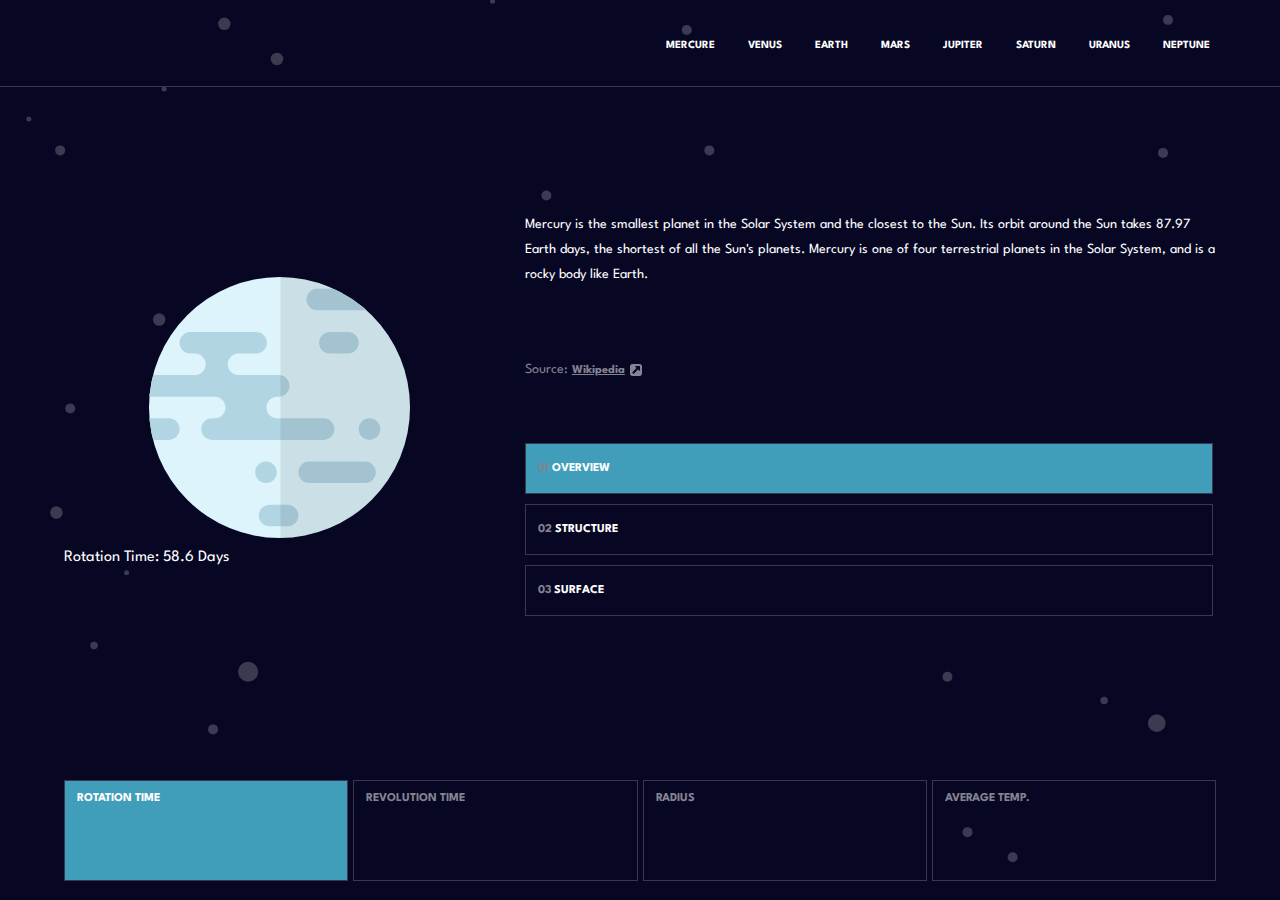
<file: index.html>
<!DOCTYPE html>
<html lang="en">
<head>
  <meta charset="UTF-8">
  <meta name="viewport" content="width=device-width, initial-scale=1.0">
  <link rel="stylesheet" href="styles/main.css">
  <link rel="icon" type="image/png" sizes="32x32" href="./assets/favicon-32x32.png">
  <link rel="preconnect" href="https://fonts.googleapis.com">
  <link rel="preconnect" href="https://fonts.gstatic.com" crossorigin>
  <link rel="preconnect" href="https://fonts.googleapis.com">
  <link rel="preconnect" href="https://fonts.gstatic.com" crossorigin>
  <link rel="preconnect" href="https://fonts.googleapis.com">
  <link rel="preconnect" href="https://fonts.gstatic.com" crossorigin>
  <link rel="preconnect" href="https://fonts.googleapis.com">
  <link rel="preconnect" href="https://fonts.gstatic.com" crossorigin>
  <link href="https://fonts.googleapis.com/css2?family=Antonio:wght@500&family=Spartan:wght@400;700&display=swap" rel="stylesheet">   
  <title>Frontend Mentor | Planets fact site</title>
</head>
  <body>
    <header>
      <div id="hamburger">
        <span class="bar"></span>
        <span class="bar"></span>
        <span class="bar"></span>
      </div>
      <div class="container">
        <nav class="nav__planets flex flex-jc-sb flex-ai-fe">
          <a class='mercure' href="index.html">MERCURE</a>
          <a class='venus' href="venus.html">VENUS</a>
          <a class='earth' href="earth.html">EARTH</a>
          <a class='mars' href="mars.html">MARS</a>
          <a class='jupiter' href="jupiter.html">JUPITER</a>
          <a class='saturn' href="saturn.html">SATURN</a>
          <a class='uranus' href="uranus.html">URANUS</a>
          <a class='neptune' href="neptune.html">NEPTUNE</a>
        </nav>
      </div>
      <div class="nav__mobile">
        <ul>
          <li><a href="index.html"><div class="planet--circle mercure"></div>MERCURE</a></li>
          <li><a href="venus.html"><div class="planet--circle venus"></div>VENUS</a></li>
          <li><a href="earth.html"><div class="planet--circle earth"></div>EARTH</a></li>
          <li><a href="mars.html"><div class="planet--circle mars"></div>MARS</a></li>
          <li><a href="jupiter.html"><div class="planet--circle jupiter"></div>JUPITER</a></li>
          <li><a href="saturn.html"><div class="planet--circle saturn"></div>SATURN</a></li>
          <li><a href="uranus.html"><div class="planet--circle uranus"></div>URANUS</a></li>
          <li><a href="neptune.html"><div class="planet--circle neptune"></div>NEPTUNE</a></li>
        </ul>
      </div>
    </header>
    <div class="nav__info m-row mercure">
        <a class="overview active--mercure--mobile">OVERVIEW</a>
        <a class="structure">STRUCTURE</a>
        <a class="surface">SURFACE</a>
    </div>
    <div class="hero__container">
      <section class="hero">
        <div class="desktop__holder">
            <div class="hero__planet">
              <div class="hero__image--container">
                <img src="assets/planet-mercury.svg" alt='mercure' class='overview hero__image'>
                <img src="assets/planet-mercury-internal.svg" alt='internal-mercure' class='structure hero__image invisible'>
                <img src="assets/planet-mercury.svg" class="surface hero__image invisible">
                <img src="assets/geology-mercury.png" alt='mercure-geology' class="hero__planet--geo invisible">
              </div>
                <p class="hero__planet--details rotation-time">
                  Rotation Time: 58.6 Days
                </p>
                <p class="hero__planet--details revolution-time invisible">
                  Revolution Time 87.97 days
                </p>
                <p class="hero__planet--details radius invisible">
                  Radius 2,439.7 KM
                </p>
                <p class="hero__planet--details average-temp invisible">
                  Average temp. 430°C
                </p>
            </div>
            <div class="hero__text m-row">
              <div class="hero__text--column">
                  <p class="overview">
                    Mercury is the smallest planet in the Solar System and the closest
                    to the Sun. Its orbit around the Sun takes 87.97 Earth days, the
                    shortest of all the Sun's planets. Mercury is one of four terrestrial
                    planets in the Solar System, and is a rocky body like Earth.
                  </p>
                  <p class="structure invisible">
                    Mercury appears to have a solid silicate crust and mantle overlying a
                    solid, iron sulfide outer core layer, a deeper liquid core layer, and
                    a solid inner core. The planet's density is the second highest in the
                    Solar System at 5.427 g/cm3 , only slightly less than Earth's density.
                  </p>
                  <p class="surface invisible">
                    Mercury's surface is similar in appearance to that of the Moon, showing 
                    extensive mare-like plains and heavy cratering, indicating that it has 
                    been geologically inactive for billions of years. It is more heterogeneous 
                    than either Mars's or the Moon’s.
                  </p>
                  <span class="hero__wiki">
                    Source: <a class="hero__wiki__link" href="https://en.wikipedia.org/wiki/Venus">Wikipedia</a>
                  </span>
                </div>
              <div class="hero__buttons details mercure">
                <a href="#" class="overview active--mercure"><span>01 </span>OVERVIEW</a>
                <a href="#" class="structure"><span>02 </span>STRUCTURE</a>
                <a href="#" class="surface"><span>03 </span>SURFACE</a>
              </div>
            </div>
          </div>
            <div class='hero__buttons hero__buttons--bottom mercure'>
              <a class='rotation-time active--mercure' href="#">ROTATION TIME</a>
              <a class='revolution-time' href="#">REVOLUTION TIME</a>
              <a class="radius" href="#">RADIUS</a>
              <a class='average-temp' href="#">AVERAGE TEMP.</a>
            </div>
      </section>
    </div>
  <script src="js/script.js"></script>
  </body>
</html>
</file>
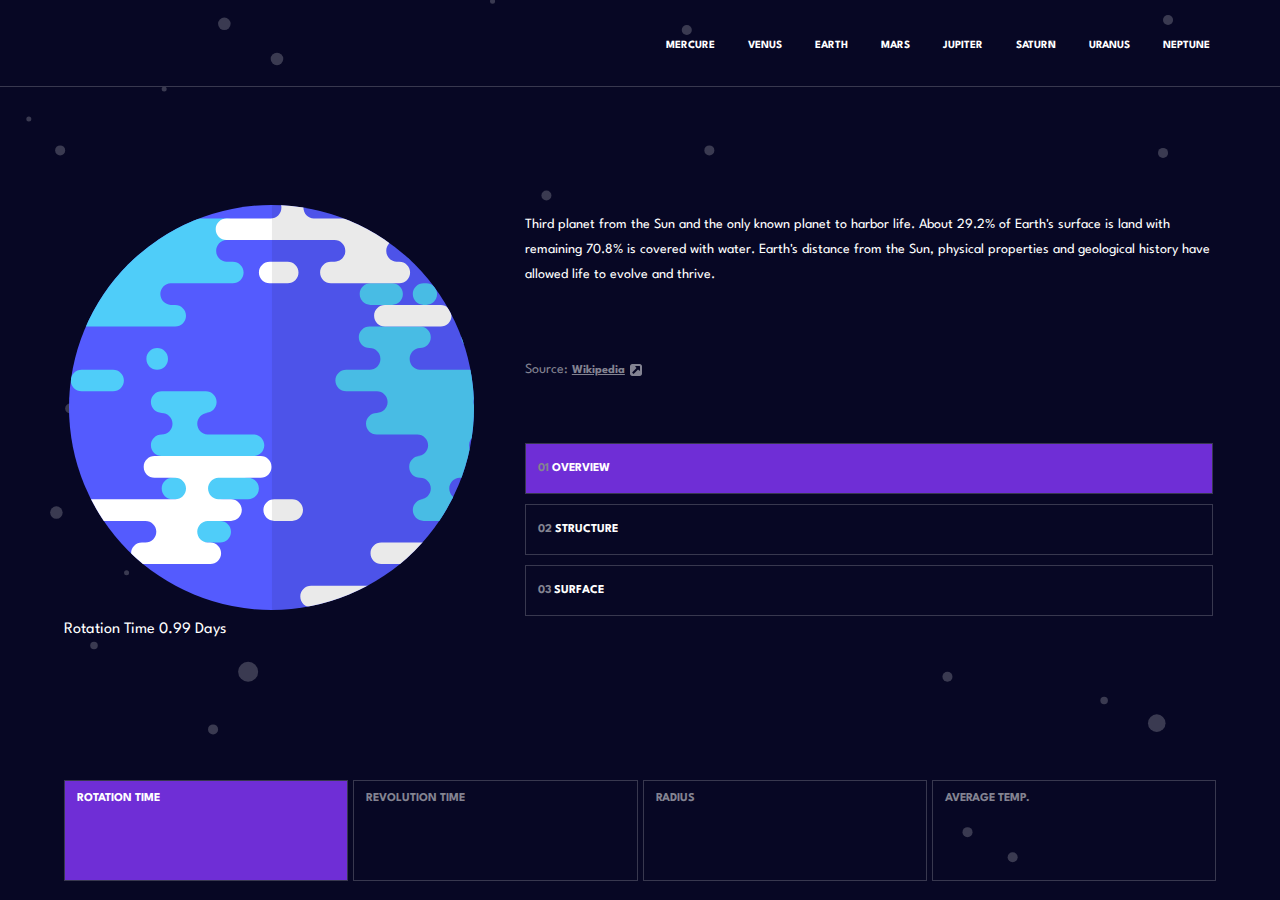
<file: earth.html>
<!DOCTYPE html>
<html lang="en">
<head>
  <meta charset="UTF-8">
  <meta name="viewport" content="width=device-width, initial-scale=1.0">
  <link rel="stylesheet" href="styles/main.css">
  <link rel="icon" type="image/png" sizes="32x32" href="./assets/favicon-32x32.png">
  <link rel="preconnect" href="https://fonts.googleapis.com">
  <link rel="preconnect" href="https://fonts.gstatic.com" crossorigin>
  <link rel="preconnect" href="https://fonts.googleapis.com">
  <link rel="preconnect" href="https://fonts.gstatic.com" crossorigin>
  <link rel="preconnect" href="https://fonts.googleapis.com">
  <link rel="preconnect" href="https://fonts.gstatic.com" crossorigin>
  <link rel="preconnect" href="https://fonts.googleapis.com">
  <link rel="preconnect" href="https://fonts.gstatic.com" crossorigin>
  <link href="https://fonts.googleapis.com/css2?family=Antonio:wght@500&family=Spartan:wght@400;700&display=swap" rel="stylesheet">   
  <title>Frontend Mentor | Planets fact site</title>
</head>
  <body>
    <header>
      <div id="hamburger">
        <span class="bar"></span>
        <span class="bar"></span>
        <span class="bar"></span>
      </div>
      <div class="container">
        <nav class="nav__planets flex flex-jc-sb flex-ai-fe">
        <a class='mercure' href="index.html">MERCURE</a>
          <a class='venus' href="venus.html">VENUS</a>
          <a class='earth' href="earth.html">EARTH</a>
          <a class='mars' href="mars.html">MARS</a>
          <a class='jupiter' href="jupiter.html">JUPITER</a>
          <a class='saturn' href="saturn.html">SATURN</a>
          <a class='uranus' href="uranus.html">URANUS</a>
          <a class='neptune' href="neptune.html">NEPTUNE</a>
        </nav>
      </div>
      <div class="nav__mobile">
        <ul>
         <li><a href="index.html"><div class="planet--circle mercure"></div>MERCURE</a></li>
          <li><a href="venus.html"><div class="planet--circle venus"></div>VENUS</a></li>
          <li><a href="earth.html"><div class="planet--circle earth"></div>EARTH</a></li>
          <li><a href="mars.html"><div class="planet--circle mars"></div>MARS</a></li>
          <li><a href="jupiter.html"><div class="planet--circle jupiter"></div>JUPITER</a></li>
          <li><a href="saturn.html"><div class="planet--circle saturn"></div>SATURN</a></li>
          <li><a href="uranus.html"><div class="planet--circle uranus"></div>URANUS</a></li>
          <li><a href="neptune.html"><div class="planet--circle neptune"></div>NEPTUNE</a></li>
        </ul>
      </div>
    </header>
    <div class="nav__info m-row">
        <a class="overview active--earth--mobile">OVERVIEW</a>
        <a class="structure">STRUCTURE</a>
        <a class="surface">SURFACE</a>
    </div>
    <div class="hero__container">
      <section class="hero">
        <div class="desktop__holder">
            <div class="hero__planet">
              <div class="hero__image--container">
                <img src="assets/planet-earth.svg" alt='earth' class='overview hero__image'>
                <img src="assets/planet-earth-internal.svg" alt='internal-earth' class='structure hero__image invisible'>
                <img src="assets/planet-earth.svg" class="surface hero__image invisible">
                <img src="assets/geology-earth.png" alt='earth-geology' class="hero__planet--geo invisible">
              </div>
                <p class="hero__planet--details rotation-time">
                  Rotation Time 0.99 Days
                </p>
                <p class="hero__planet--details revolution-time invisible">
                  Revolution Time 365.26 Days
                </p>
                <p class="hero__planet--details radius invisible">
                  Radius 6,371 KM
                </p>
                <p class="hero__planet--details average-temp invisible">
                  Average Temp. 16°c
                </p>
            </div>
            <div class="hero__text m-row">
              <div class="hero__text--column">
                  <p class="overview">
                    Third planet from the Sun and the only known planet to harbor life. 
                    About 29.2% of Earth's surface is land with remaining 70.8% is 
                    covered with water. Earth's distance from the Sun, physical properties 
                    and geological history have allowed life to evolve and thrive.
                  </p>
                  <p class="structure invisible">
                    Earth's interior, like that of the other terrestrial planets, is divided 
                    into layers by their chemical or physical (rheological) properties. The 
                    outer layer is a chemically distinct silicate solid crust, which is 
                    underlain by a highly viscous solid mantle.
                  </p>
                  <p class="surface invisible">
                    The total surface area of Earth is about 510 million km2. The continental 
                    crust consists of lower density material such as the igneous rocks granite 
                    and andesite. Less common is basalt, a denser volcanic rock that is the 
                    primary constituent of the ocean floors.
                  </p>
                  <span class="hero__wiki">
                    Source: <a class="hero__wiki__link" href="https://en.wikipedia.org/wiki/Earth">Wikipedia</a>
                  </span>
                </div>
              <div class="hero__buttons details earth">
                <a href="#" class="overview active--earth"><span>01 </span>OVERVIEW</a>
                <a href="#" class="structure"><span>02 </span>STRUCTURE</a>
                <a href="#" class="surface"><span>03 </span>SURFACE</a>
              </div>
            </div>
          </div>
            <div class='hero__buttons hero__buttons--bottom earth'>
              <a class='rotation-time active--earth' href="#">ROTATION TIME</a>
              <a class='revolution-time' href="#">REVOLUTION TIME</a>
              <a class="radius" href="#">RADIUS</a>
              <a class='average-temp' href="#">AVERAGE TEMP.</a>
            </div>
      </section>
    </div>
  <script src="js/script.js"></script>
  </body>
</html>
</file>
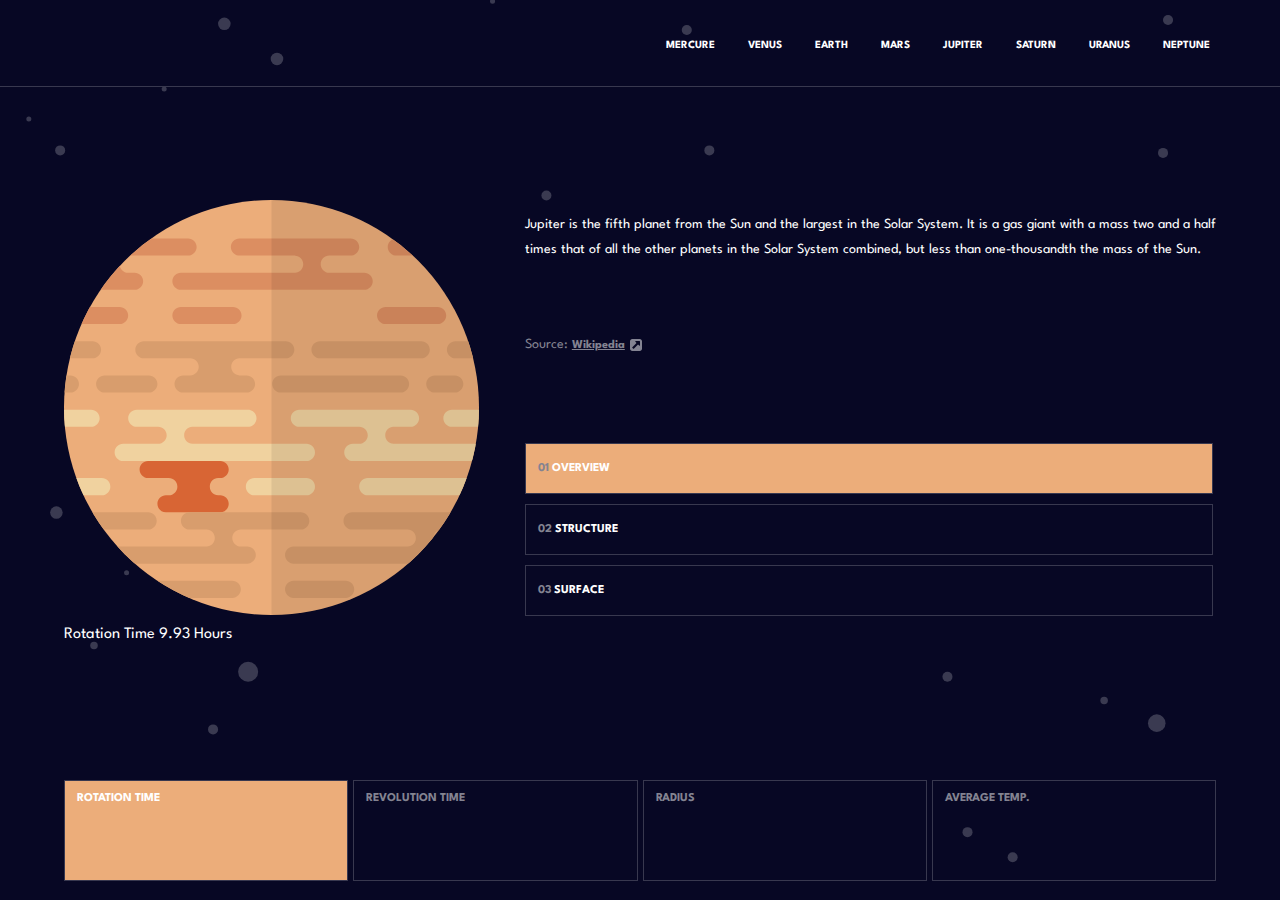
<file: jupiter.html>
<!DOCTYPE html>
<html lang="en">
<head>
  <meta charset="UTF-8">
  <meta name="viewport" content="width=device-width, initial-scale=1.0">

  <link rel="icon" type="image/png" sizes="32x32" href="./assets/favicon-32x32.png">
  <meta charset="UTF-8">
  <meta name="viewport" content="width=device-width, initial-scale=1.0">
  <link rel="stylesheet" href="styles/main.css">
  <link rel="icon" type="image/png" sizes="32x32" href="./assets/favicon-32x32.png">
  <link rel="preconnect" href="https://fonts.googleapis.com">
  <link rel="preconnect" href="https://fonts.gstatic.com" crossorigin>
  <link rel="preconnect" href="https://fonts.googleapis.com">
  <link rel="preconnect" href="https://fonts.gstatic.com" crossorigin>
  <link rel="preconnect" href="https://fonts.googleapis.com">
  <link rel="preconnect" href="https://fonts.gstatic.com" crossorigin>
  <link rel="preconnect" href="https://fonts.googleapis.com">
  <link rel="preconnect" href="https://fonts.gstatic.com" crossorigin>
  <link href="https://fonts.googleapis.com/css2?family=Antonio:wght@500&family=Spartan:wght@400;700&display=swap" rel="stylesheet">   
  <title>Frontend Mentor | Planets fact site</title>
  <title>Frontend Mentor | Planets fact site</title>
</head>
<body>
  <header>
    <div id="hamburger">
      <span class="bar"></span>
      <span class="bar"></span>
      <span class="bar"></span>
    </div>
    <div class="container">
      <nav class="nav__planets flex flex-jc-sb flex-ai-fe">
        <a class='mercure' href="index.html">MERCURE</a>
        <a class='venus' href="venus.html">VENUS</a>
        <a class='earth' href="earth.html">EARTH</a>
        <a class='mars' href="mars.html">MARS</a>
        <a class='jupiter' href="jupiter.html">JUPITER</a>
        <a class='saturn' href="saturn.html">SATURN</a>
        <a class='uranus' href="uranus.html">URANUS</a>
        <a class='neptune' href="neptune.html">NEPTUNE</a>
      </nav>
    </div>
    <div class="nav__mobile">
      <ul>
        <li><a href="index.html"><div class="planet--circle mercure"></div>MERCURE</a></li>
        <li><a href="venus.html"><div class="planet--circle venus"></div>VENUS</a></li>
        <li><a href="earth.html"><div class="planet--circle earth"></div>EARTH</a></li>
        <li><a href="mars.html"><div class="planet--circle mars"></div>MARS</a></li>
        <li><a href="jupiter.html"><div class="planet--circle jupiter"></div>JUPITER</a></li>
        <li><a href="saturn.html"><div class="planet--circle saturn"></div>SATURN</a></li>
        <li><a href="uranus.html"><div class="planet--circle uranus"></div>URANUS</a></li>
        <li><a href="neptune.html"><div class="planet--circle neptune"></div>NEPTUNE</a></li>
      </ul>
    </div>
  </header>
  <div class="nav__info m-row">
      <a class="overview active--jupiter--mobile">OVERVIEW</a>
      <a class="structure">STRUCTURE</a>
      <a class="surface">SURFACE</a>
  </div>
  <div class="hero__container">
    <section class="hero">
      <div class="desktop__holder">
          <div class="hero__planet">
            <div class="hero__image--container">
              <img src="assets/planet-jupiter.svg" alt='jupiter' class='overview hero__image'>
              <img src="assets/planet-jupiter-internal.svg" alt='internal-jupiter' class='structure hero__image invisible'>
              <img src="assets/planet-jupiter.svg" class="surface hero__image invisible">
              <img src="assets/geology-jupiter.png" alt='jupiter-geology' class="hero__planet--geo invisible">
            </div>
              <p class="hero__planet--details rotation-time">
                Rotation Time  9.93 Hours
              </p>
              <p class="hero__planet--details revolution-time invisible">
                Revolution Time 11.86 Years
              </p>
              <p class="hero__planet--details radius invisible">
                Radius 69,911 KM
              </p>
              <p class="hero__planet--details average-temp invisible">
                Average Temp. -108°c
              </p>
          </div>
          <div class="hero__text m-row">
            <div class="hero__text--column">
                <p class="overview">
                  Jupiter is the fifth planet from the Sun and the largest in the Solar System. 
                  It is a gas giant with a mass two and a half times that of all the other 
                  planets in the Solar System combined, but less than one-thousandth the mass 
                  of the Sun.
                </p>
                <p class="structure invisible">
                  When the Juno arrived in 2016, it found that Jupiter has a very diffuse core 
                  that mixes into its mantle. A possible cause is an impact from a planet of 
                  about ten Earth masses a few million years after Jupiter's formation, which 
                  would have disrupted an originally solid Jovian core.
                </p>
                <p class="surface invisible">
                  The best known feature of Jupiter is the Great Red Spot, a persistent 
                  anticyclonic storm located 22° south of the equator. It is known to have 
                  existed since at least 1831, and possibly since 1665.
                </p>
                <span class="hero__wiki">
                  Source: <a class="hero__wiki__link" href="https://en.wikipedia.org/wiki/jupiter">Wikipedia</a>
                </span>
              </div>
            <div class="hero__buttons details jupiter">
              <a href="#" class="overview active--jupiter"><span>01 </span>OVERVIEW</a>
              <a href="#" class="structure"><span>02 </span>STRUCTURE</a>
              <a href="#" class="surface"><span>03 </span>SURFACE</a>
            </div>
          </div>
        </div>
          <div class='hero__buttons hero__buttons--bottom jupiter'>
            <a class='rotation-time active--jupiter' href="#">ROTATION TIME</a>
            <a class='revolution-time' href="#">REVOLUTION TIME</a>
            <a class="radius" href="#">RADIUS</a>
            <a class='average-temp' href="#">AVERAGE TEMP.</a>
          </div>
    </section>
  </div>
<script src="js/script.js"></script>
</body>
</html>
</file>
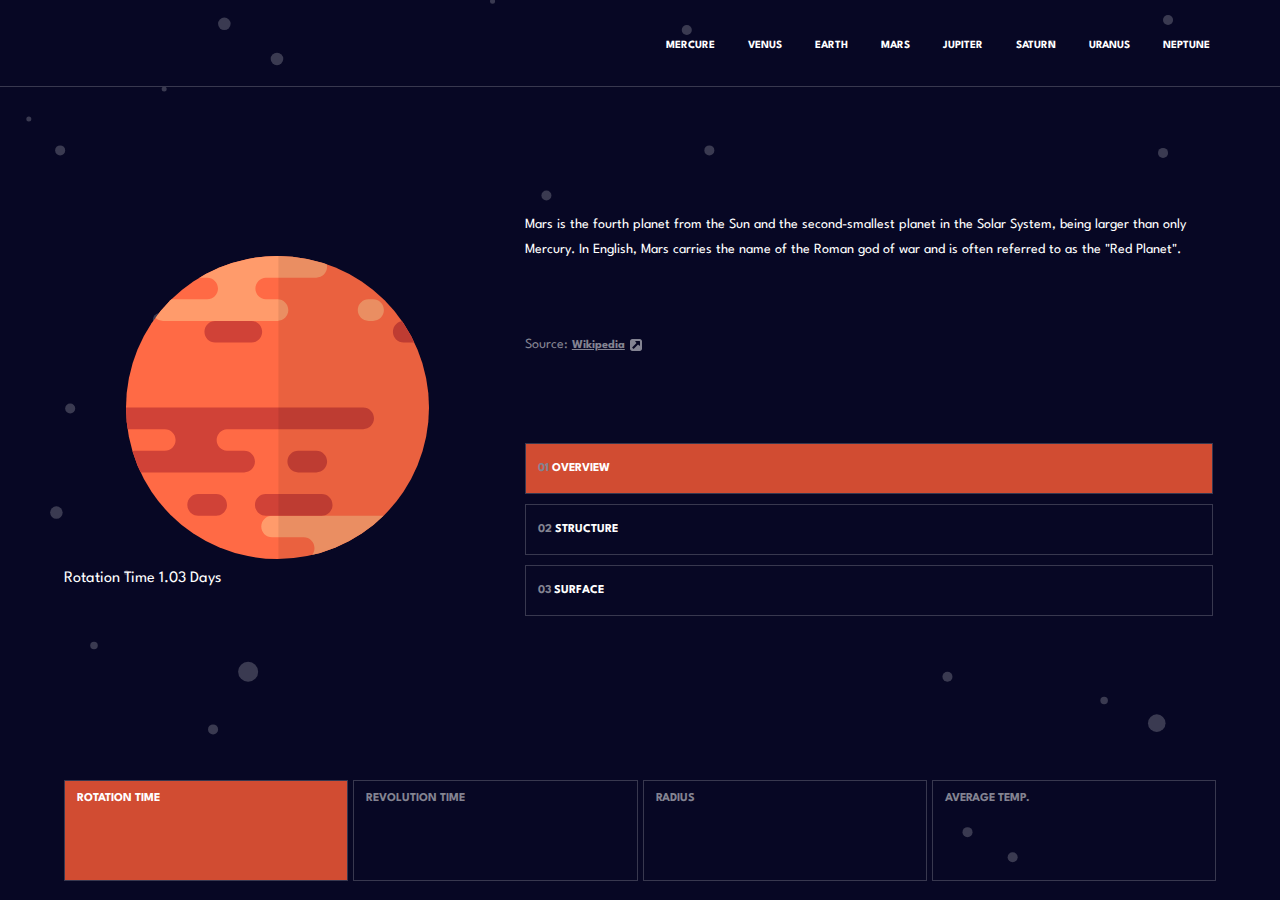
<file: mars.html>
<!DOCTYPE html>
<html lang="en">
<head>
  <meta charset="UTF-8">
  <meta name="viewport" content="width=device-width, initial-scale=1.0">

  <link rel="icon" type="image/png" sizes="32x32" href="./assets/favicon-32x32.png">
  <meta charset="UTF-8">
  <meta name="viewport" content="width=device-width, initial-scale=1.0">
  <link rel="stylesheet" href="styles/main.css">
  <link rel="icon" type="image/png" sizes="32x32" href="./assets/favicon-32x32.png">
  <link rel="preconnect" href="https://fonts.googleapis.com">
  <link rel="preconnect" href="https://fonts.gstatic.com" crossorigin>
  <link rel="preconnect" href="https://fonts.googleapis.com">
  <link rel="preconnect" href="https://fonts.gstatic.com" crossorigin>
  <link rel="preconnect" href="https://fonts.googleapis.com">
  <link rel="preconnect" href="https://fonts.gstatic.com" crossorigin>
  <link rel="preconnect" href="https://fonts.googleapis.com">
  <link rel="preconnect" href="https://fonts.gstatic.com" crossorigin>
  <link href="https://fonts.googleapis.com/css2?family=Antonio:wght@500&family=Spartan:wght@400;700&display=swap" rel="stylesheet">   
  <title>Frontend Mentor | Planets fact site</title>
  <title>Frontend Mentor | Planets fact site</title>
</head>
<body>
  <header>
    <div id="hamburger">
      <span class="bar"></span>
      <span class="bar"></span>
      <span class="bar"></span>
    </div>
    <div class="container">
      <nav class="nav__planets flex flex-jc-sb flex-ai-fe">
        <a class='mercure' href="index.html">MERCURE</a>
        <a class='venus' href="venus.html">VENUS</a>
        <a class='earth' href="earth.html">EARTH</a>
        <a class='mars' href="mars.html">MARS</a>
        <a class='jupiter' href="jupiter.html">JUPITER</a>
        <a class='saturn' href="saturn.html">SATURN</a>
        <a class='uranus' href="uranus.html">URANUS</a>
        <a class='neptune' href="neptune.html">NEPTUNE</a>
      </nav>
    </div>
    <div class="nav__mobile">
      <ul>
        <li><a href="index.html"><div class="planet--circle mercure"></div>MERCURE</a></li>
          <li><a href="venus.html"><div class="planet--circle venus"></div>VENUS</a></li>
          <li><a href="earth.html"><div class="planet--circle mars"></div>EARTH</a></li>
          <li><a href="mars.html"><div class="planet--circle mars"></div>MARS</a></li>
          <li><a href="jupiter.html"><div class="planet--circle jupiter"></div>JUPITER</a></li>
          <li><a href="saturn.html"><div class="planet--circle saturn"></div>SATURN</a></li>
          <li><a href="uranus.html"><div class="planet--circle uranus"></div>URANUS</a></li>
          <li><a href="neptune.html"><div class="planet--circle neptune"></div>NEPTUNE</a></li>
      </ul>
    </div>
  </header>
  <div class="nav__info m-row">
      <a class="overview active--mars--mobile">OVERVIEW</a>
      <a class="structure">STRUCTURE</a>
      <a class="surface">SURFACE</a>
  </div>
  <div class="hero__container">
    <section class="hero">
      <div class="desktop__holder">
          <div class="hero__planet">
            <div class="hero__image--container">
              <img src="assets/planet-mars.svg" alt='mars' class='overview hero__image'>
              <img src="assets/planet-mars-internal.svg" alt='internal-mars' class='structure hero__image invisible'>
              <img src="assets/planet-mars.svg" class="surface hero__image invisible">
              <img src="assets/geology-mars.png" alt='mars-geology' class="hero__planet--geo invisible">
            </div>
              <p class="hero__planet--details rotation-time">
                Rotation Time 1.03 Days
              </p>
              <p class="hero__planet--details revolution-time invisible">
                Revolution Time 1.88 Years
              </p>
              <p class="hero__planet--details radius invisible">
                Radius 3,389.5 KM
              </p>
              <p class="hero__planet--details average-temp invisible">
                Average Temp. -28°C
              </p>
          </div>
          <div class="hero__text m-row">
            <div class="hero__text--column">
                <p class="overview">
                  Mars is the fourth planet from the Sun and the second-smallest planet 
                  in the Solar System, being larger than only Mercury. In English, Mars 
                  carries the name of the Roman god of war and is often referred to as 
                  the "Red Planet".
                </p>
                <p class="structure invisible">
                  Like mars, Mars has differentiated into a dense metallic core overlaid 
                  by less dense materials. Scientists initially determined that the core 
                  is at least partially liquid. Current models of its interior imply a 
                  core consisting primarily of iron and nickel with about 16–17% sulfur.
                </p>
                <p class="surface invisible">
                  Mars is a terrestrial planet whose surface consists of minerals containing 
                  silicon and oxygen, metals, and other elements that typically make up rock. 
                  The surface is primarily composed of tholeiitic basalt, although parts are 
                  more silica-rich than typical basalt.
                </p>
                <span class="hero__wiki">
                  Source: <a class="hero__wiki__link" href="https://en.wikipedia.org/wiki/mars">Wikipedia</a>
                </span>
              </div>
            <div class="hero__buttons details mars">
              <a href="#" class="overview active--mars"><span>01 </span>OVERVIEW</a>
              <a href="#" class="structure"><span>02 </span>STRUCTURE</a>
              <a href="#" class="surface"><span>03 </span>SURFACE</a>
            </div>
          </div>
        </div>
          <div class='hero__buttons hero__buttons--bottom mars'>
            <a class='rotation-time active--mars' href="#">ROTATION TIME</a>
            <a class='revolution-time' href="#">REVOLUTION TIME</a>
            <a class="radius" href="#">RADIUS</a>
            <a class='average-temp' href="#">AVERAGE TEMP.</a>
          </div>
    </section>
  </div>
<script src="js/script.js"></script>
</body>
</html>
</file>
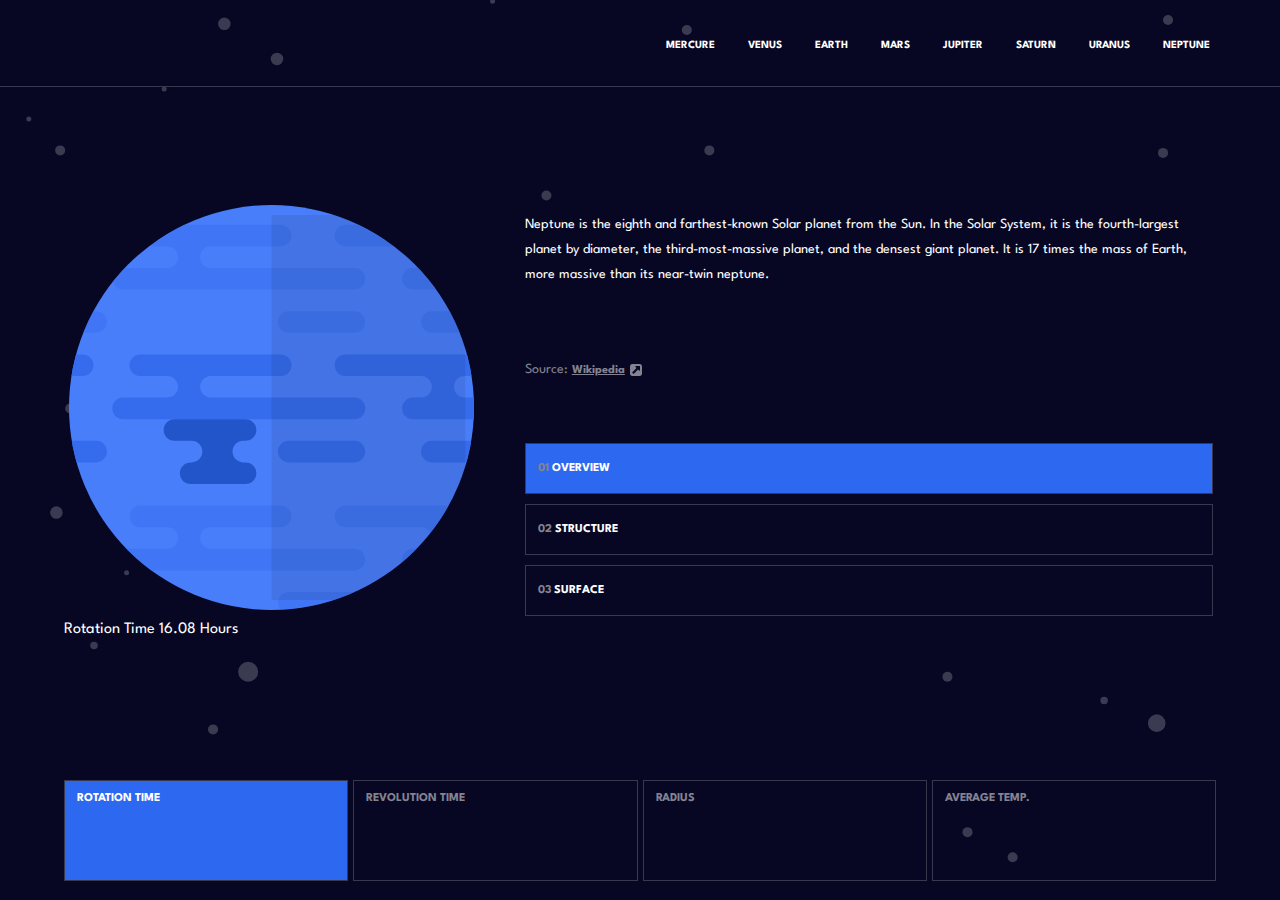
<file: neptune.html>
<!DOCTYPE html>
<html lang="en">
<head>
  <meta charset="UTF-8">
  <meta name="viewport" content="width=device-width, initial-scale=1.0">

  <link rel="icon" type="image/png" sizes="32x32" href="./assets/favicon-32x32.png">
  <meta charset="UTF-8">
  <meta name="viewport" content="width=device-width, initial-scale=1.0">
  <link rel="stylesheet" href="styles/main.css">
  <link rel="icon" type="image/png" sizes="32x32" href="./assets/favicon-32x32.png">
  <link rel="preconnect" href="https://fonts.googleapis.com">
  <link rel="preconnect" href="https://fonts.gstatic.com" crossorigin>
  <link rel="preconnect" href="https://fonts.googleapis.com">
  <link rel="preconnect" href="https://fonts.gstatic.com" crossorigin>
  <link rel="preconnect" href="https://fonts.googleapis.com">
  <link rel="preconnect" href="https://fonts.gstatic.com" crossorigin>
  <link rel="preconnect" href="https://fonts.googleapis.com">
  <link rel="preconnect" href="https://fonts.gstatic.com" crossorigin>
  <link href="https://fonts.googleapis.com/css2?family=Antonio:wght@500&family=Spartan:wght@400;700&display=swap" rel="stylesheet">   
  <title>Frontend Mentor | Planets fact site</title>
  <title>Frontend Mentor | Planets fact site</title>
</head>
  <body>
    <header>
      <div id="hamburger">
        <span class="bar"></span>
        <span class="bar"></span>
        <span class="bar"></span>
      </div>
      <div class="container">
        <nav class="nav__planets flex flex-jc-sb flex-ai-fe">
          <a class='mercure' href="index.html">MERCURE</a>
          <a class='venus' href="venus.html">VENUS</a>
          <a class='earth' href="earth.html">EARTH</a>
          <a class='mars' href="mars.html">MARS</a>
          <a class='jupiter' href="jupiter.html">JUPITER</a>
          <a class='saturn' href="saturn.html">SATURN</a>
          <a class='uranus' href="uranus.html">URANUS</a>
          <a class='neptune' href="neptune.html">NEPTUNE</a>
        </nav>
      </div>
      <div class="nav__mobile">
        <ul>
          <li><a href="index.html"><div class="planet--circle mercure"></div>MERCURE</a></li>
          <li><a href="venus.html"><div class="planet--circle venus"></div>VENUS</a></li>
          <li><a href="earth.html"><div class="planet--circle earth"></div>EARTH</a></li>
          <li><a href="mars.html"><div class="planet--circle mars"></div>MARS</a></li>
          <li><a href="jupiter.html"><div class="planet--circle jupiter"></div>JUPITER</a></li>
          <li><a href="saturn.html"><div class="planet--circle saturn"></div>SATURN</a></li>
          <li><a href="uranus.html"><div class="planet--circle uranus"></div>URANUS</a></li>
          <li><a href="neptune.html"><div class="planet--circle neptune"></div>NEPTUNE</a></li>
        </ul>
      </div>
    </header>
    <div class="nav__info m-row">
        <a class="overview active--neptune--mobile">OVERVIEW</a>
        <a class="structure">STRUCTURE</a>
        <a class="surface">SURFACE</a>
    </div>
    <div class="hero__container">
      <section class="hero">
        <div class="desktop__holder">
            <div class="hero__planet">
              <div class="hero__image--container">
                <img src="assets/planet-neptune.svg" alt='neptune' class='overview hero__image'>
                <img src="assets/planet-neptune-internal.svg" alt='internal-neptune' class='structure hero__image invisible'>
                <img src="assets/planet-neptune.svg" class="surface hero__image invisible">
                <img src="assets/geology-neptune.png" alt='neptune-geology' class="hero__planet--geo invisible">
              </div>
                <p class="hero__planet--details rotation-time">
                  Rotation Time 16.08 Hours
                </p>
                <p class="hero__planet--details revolution-time invisible">
                  Revolution Time 164.79 Years
                </p>
                <p class="hero__planet--details radius invisible">
                  Radius 24,622 KM
                </p>
                <p class="hero__planet--details average-temp invisible">
                  Average Temp. -201°c
                </p>
            </div>
            <div class="hero__text m-row">
              <div class="hero__text--column">
                  <p class="overview">
                    Neptune is the eighth and farthest-known Solar planet from the Sun. In the Solar 
                    System, it is the fourth-largest planet by diameter, the third-most-massive planet, 
                    and the densest giant planet. It is 17 times the mass of Earth, more massive than 
                    its near-twin neptune.
                  </p>
                  <p class="structure invisible">
                    Neptune's internal structure resembles that of neptune. Its atmosphere forms about 5% 
                    to 10% of its mass and extends perhaps 10% to 20% of the way towards the core. 
                    Increasing concentrations of methane, ammonia and water are found in the lower regions.
                  </p>
                  <p class="surface invisible">
                    Neptune's atmosphere is 80% hydrogen and 19% helium. A trace amount of methane is also 
                    present. Prominent absorption bands of methane exist at wavelengths above 600 nm, in 
                    the red and infrared portion of the spectrum.
                  </p>
                  <span class="hero__wiki">
                    Source: <a class="hero__wiki__link" href=" https://en.wikipedia.org/wiki/neptune">Wikipedia</a>
                  </span>
                </div>
              <div class="hero__buttons details neptune">
                <a href="#" class="overview active--neptune"><span>01 </span>OVERVIEW</a>
                <a href="#" class="structure"><span>02 </span>STRUCTURE</a>
                <a href="#" class="surface"><span>03 </span>SURFACE</a>
              </div>
            </div>
          </div>
            <div class='hero__buttons hero__buttons--bottom neptune'>
              <a class='rotation-time active--neptune' href="#">ROTATION TIME</a>
              <a class='revolution-time' href="#">REVOLUTION TIME</a>
              <a class="radius" href="#">RADIUS</a>
              <a class='average-temp' href="#">AVERAGE TEMP.</a>
            </div>
      </section>
    </div>
  <script src="js/script.js"></script>
  </body>
</html>
</file>
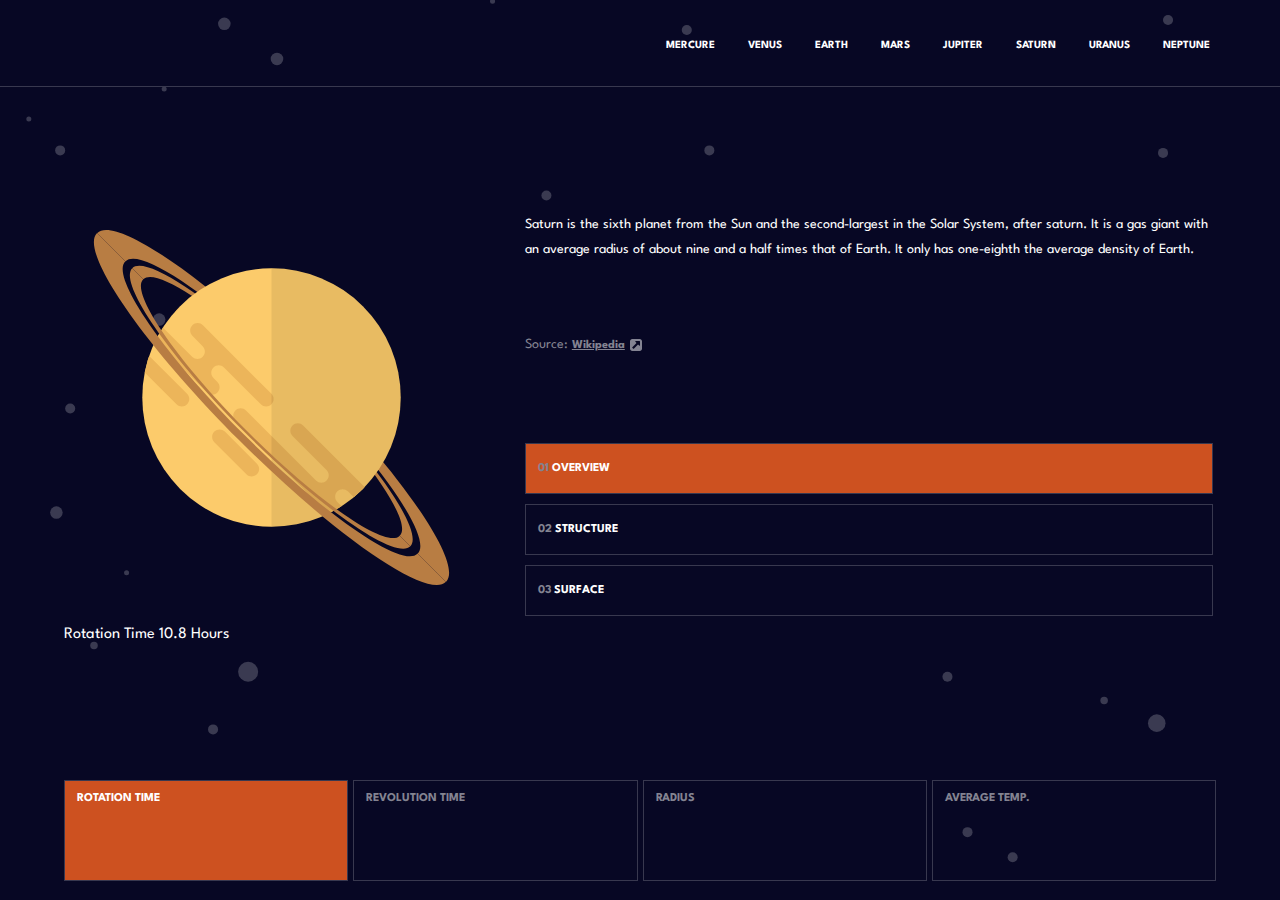
<file: saturn.html>
<!DOCTYPE html>
<html lang="en">
<head>
  <meta charset="UTF-8">
  <meta name="viewport" content="width=device-width, initial-scale=1.0">

  <link rel="icon" type="image/png" sizes="32x32" href="./assets/favicon-32x32.png">
  <meta charset="UTF-8">
  <meta name="viewport" content="width=device-width, initial-scale=1.0">
  <link rel="stylesheet" href="styles/main.css">
  <link rel="icon" type="image/png" sizes="32x32" href="./assets/favicon-32x32.png">
  <link rel="preconnect" href="https://fonts.googleapis.com">
  <link rel="preconnect" href="https://fonts.gstatic.com" crossorigin>
  <link rel="preconnect" href="https://fonts.googleapis.com">
  <link rel="preconnect" href="https://fonts.gstatic.com" crossorigin>
  <link rel="preconnect" href="https://fonts.googleapis.com">
  <link rel="preconnect" href="https://fonts.gstatic.com" crossorigin>
  <link rel="preconnect" href="https://fonts.googleapis.com">
  <link rel="preconnect" href="https://fonts.gstatic.com" crossorigin>
  <link href="https://fonts.googleapis.com/css2?family=Antonio:wght@500&family=Spartan:wght@400;700&display=swap" rel="stylesheet">   
  <title>Frontend Mentor | Planets fact site</title>
  <title>Frontend Mentor | Planets fact site</title>
</head>
<body>
  <header>
    <div id="hamburger">
      <span class="bar"></span>
      <span class="bar"></span>
      <span class="bar"></span>
    </div>
    <div class="container">
      <nav class="nav__planets flex flex-jc-sb flex-ai-fe">
        <a class='mercure' href="index.html">MERCURE</a>
        <a class='venus' href="venus.html">VENUS</a>
        <a class='earth' href="earth.html">EARTH</a>
        <a class='mars' href="mars.html">MARS</a>
        <a class='jupiter' href="jupiter.html">JUPITER</a>
        <a class='saturn' href="saturn.html">SATURN</a>
        <a class='uranus' href="uranus.html">URANUS</a>
        <a class='neptune' href="neptune.html">NEPTUNE</a>
      </nav>
    </div>
    <div class="nav__mobile">
      <ul>
        <li><a href="index.html"><div class="planet--circle mercure"></div>MERCURE</a></li>
          <li><a href="venus.html"><div class="planet--circle venus"></div>VENUS</a></li>
          <li><a href="earth.html"><div class="planet--circle earth"></div>EARTH</a></li>
          <li><a href="mars.html"><div class="planet--circle mars"></div>MARS</a></li>
          <li><a href="jupiter.html"><div class="planet--circle jupiter"></div>JUPITER</a></li>
          <li><a href="saturn.html"><div class="planet--circle saturn"></div>SATURN</a></li>
          <li><a href="uranus.html"><div class="planet--circle uranus"></div>URANUS</a></li>
          <li><a href="neptune.html"><div class="planet--circle neptune"></div>NEPTUNE</a></li>
      </ul>
    </div>
  </header>
  <div class="nav__info m-row">
      <a class="overview active--saturn--mobile">OVERVIEW</a>
      <a class="structure">STRUCTURE</a>
      <a class="surface">SURFACE</a>
  </div>
  <div class="hero__container">
    <section class="hero">
      <div class="desktop__holder">
          <div class="hero__planet">
            <div class="hero__image--container">
              <img src="assets/planet-saturn.svg" alt='saturn' class='overview hero__image'>
              <img src="assets/planet-saturn-internal.svg" alt='internal-saturn' class='structure hero__image invisible'>
              <img src="assets/planet-saturn.svg" class="surface hero__image invisible">
              <img src="assets/geology-saturn.png" alt='saturn-geology' class="hero__planet--geo invisible">
            </div>
              <p class="hero__planet--details rotation-time">
                Rotation Time 10.8 Hours
              </p>
              <p class="hero__planet--details revolution-time invisible">
                Revolution Time 29.46 Years
              </p>
              <p class="hero__planet--details radius invisible">
                Radius 58,232 KM
              </p>
              <p class="hero__planet--details average-temp invisible">
                Average Temp. -138°c
              </p>
          </div>
          <div class="hero__text m-row">
            <div class="hero__text--column">
                <p class="overview">
                  Saturn is the sixth planet from the Sun and the second-largest in the Solar 
                  System, after saturn. It is a gas giant with an average radius of about 
                  nine and a half times that of Earth. It only has one-eighth the average 
                  density of Earth.
                </p>
                <p class="structure invisible">
                  Despite consisting mostly of hydrogen and helium, most of Saturn's mass 
                  is not in the gas phase, because hydrogen becomes a non-ideal liquid 
                  when the density is above 0.01 g/cm3, which is reached at a radius 
                  containing 99.9% of Saturn's mass.
                </p>
                <p class="surface invisible">
                  The outer atmosphere of Saturn contains 96.3% molecular hydrogen and 3.25% 
                  helium by volume. The planet's most famous feature is its prominent ring 
                  system, which is composed mostly of ice particles with a smaller amount 
                  of rocky debris and dust.
                </p>
                <span class="hero__wiki">
                  Source: <a class="hero__wiki__link" href="https://en.wikipedia.org/wiki/saturn">Wikipedia</a>
                </span>
              </div>
            <div class="hero__buttons details saturn">
              <a href="#" class="overview active--saturn"><span>01 </span>OVERVIEW</a>
              <a href="#" class="structure"><span>02 </span>STRUCTURE</a>
              <a href="#" class="surface"><span>03 </span>SURFACE</a>
            </div>
          </div>
        </div>
          <div class='hero__buttons hero__buttons--bottom saturn'>
            <a class='rotation-time active--saturn' href="#">ROTATION TIME</a>
            <a class='revolution-time' href="#">REVOLUTION TIME</a>
            <a class="radius" href="#">RADIUS</a>
            <a class='average-temp' href="#">AVERAGE TEMP.</a>
          </div>
    </section>
  </div>
<script src="js/script.js"></script>
</body>
</html>
</file>
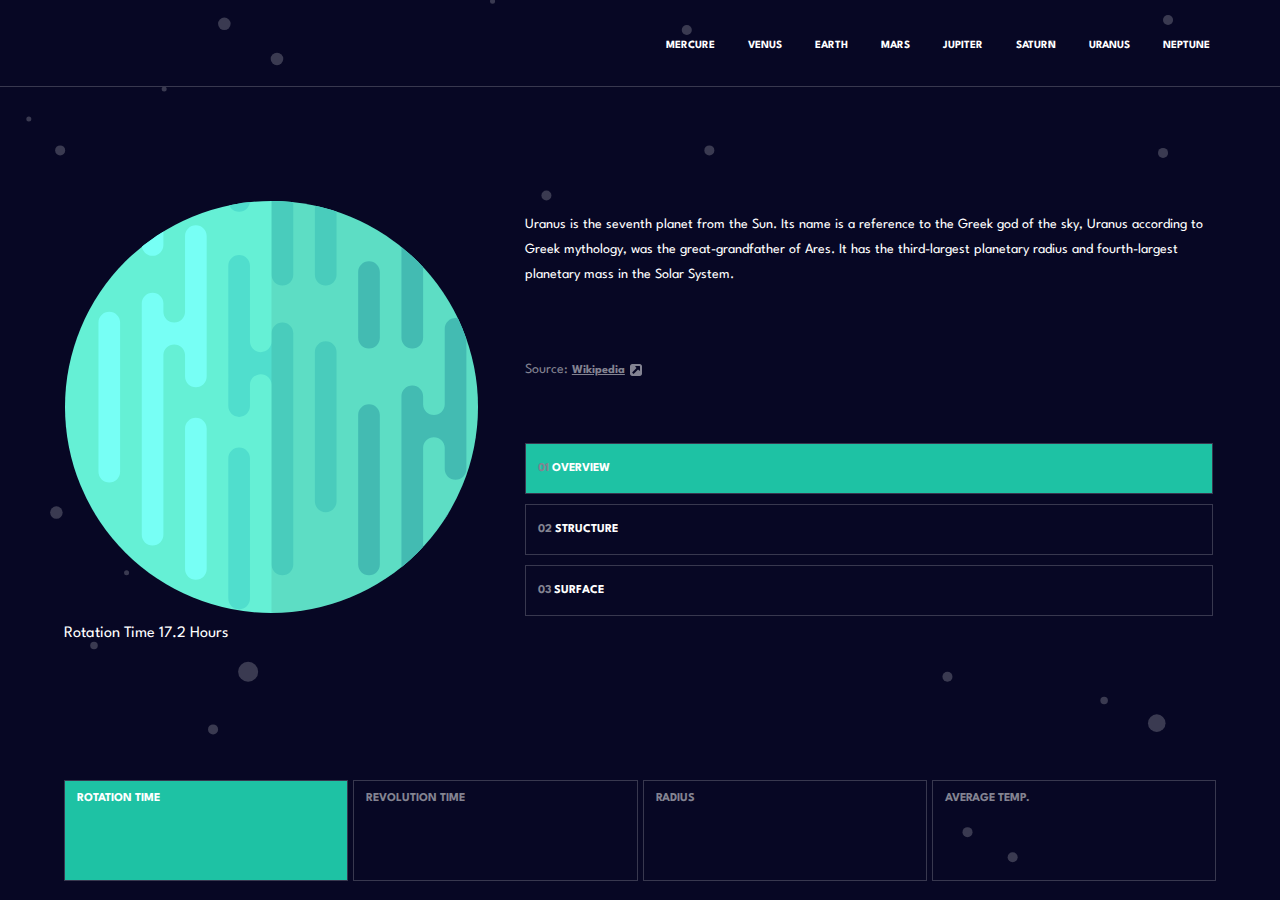
<file: uranus.html>
<!DOCTYPE html>
<html lang="en">
<head>
  <meta charset="UTF-8">
  <meta name="viewport" content="width=device-width, initial-scale=1.0">

  <link rel="icon" type="image/png" sizes="32x32" href="./assets/favicon-32x32.png">
  <meta charset="UTF-8">
  <meta name="viewport" content="width=device-width, initial-scale=1.0">
  <link rel="stylesheet" href="styles/main.css">
  <link rel="icon" type="image/png" sizes="32x32" href="./assets/favicon-32x32.png">
  <link rel="preconnect" href="https://fonts.googleapis.com">
  <link rel="preconnect" href="https://fonts.gstatic.com" crossorigin>
  <link rel="preconnect" href="https://fonts.googleapis.com">
  <link rel="preconnect" href="https://fonts.gstatic.com" crossorigin>
  <link rel="preconnect" href="https://fonts.googleapis.com">
  <link rel="preconnect" href="https://fonts.gstatic.com" crossorigin>
  <link rel="preconnect" href="https://fonts.googleapis.com">
  <link rel="preconnect" href="https://fonts.gstatic.com" crossorigin>
  <link href="https://fonts.googleapis.com/css2?family=Antonio:wght@500&family=Spartan:wght@400;700&display=swap" rel="stylesheet">   
  <title>Frontend Mentor | Planets fact site</title>
  <title>Frontend Mentor | Planets fact site</title>
</head>
  <body>
    <header>
      <div id="hamburger">
        <span class="bar"></span>
        <span class="bar"></span>
        <span class="bar"></span>
      </div>
      <div class="container">
        <nav class="nav__planets flex flex-jc-sb flex-ai-fe">
          <a class='mercure' href="index.html">MERCURE</a>
          <a class='venus' href="venus.html">VENUS</a>
          <a class='earth' href="earth.html">EARTH</a>
          <a class='mars' href="mars.html">MARS</a>
          <a class='jupiter' href="jupiter.html">JUPITER</a>
          <a class='saturn' href="saturn.html">SATURN</a>
          <a class='uranus' href="uranus.html">URANUS</a>
          <a class='neptune' href="neptune.html">NEPTUNE</a>
        </nav>
      </div>
      <div class="nav__mobile">
        <ul>
          <li><a href="index.html"><div class="planet--circle mercure"></div>MERCURE</a></li>
          <li><a href="venus.html"><div class="planet--circle venus"></div>VENUS</a></li>
          <li><a href="earth.html"><div class="planet--circle earth"></div>EARTH</a></li>
          <li><a href="mars.html"><div class="planet--circle mars"></div>MARS</a></li>
          <li><a href="jupiter.html"><div class="planet--circle jupiter"></div>JUPITER</a></li>
          <li><a href="saturn.html"><div class="planet--circle saturn"></div>SATURN</a></li>
          <li><a href="uranus.html"><div class="planet--circle uranus"></div>URANUS</a></li>
          <li><a href="neptune.html"><div class="planet--circle neptune"></div>NEPTUNE</a></li>
        </ul>
      </div>
    </header>
    <div class="nav__info m-row">
        <a class="overview active--uranus--mobile">OVERVIEW</a>
        <a class="structure">STRUCTURE</a>
        <a class="surface">SURFACE</a>
    </div>
    <div class="hero__container">
      <section class="hero">
        <div class="desktop__holder">
            <div class="hero__planet">
              <div class="hero__image--container">
                <img src="assets/planet-uranus.svg" alt='uranus' class='overview hero__image'>
                <img src="assets/planet-uranus-internal.svg" alt='internal-uranus' class='structure hero__image invisible'>
                <img src="assets/planet-uranus.svg" class="surface hero__image invisible">
                <img src="assets/geology-uranus.png" alt='uranus-geology' class="hero__planet--geo invisible">
              </div>
                <p class="hero__planet--details rotation-time">
                  Rotation Time 17.2 Hours
                </p>
                <p class="hero__planet--details revolution-time invisible">
                  Revolution Time 84 Years
                </p>
                <p class="hero__planet--details radius invisible">
                  Radius 25,362 KM
                </p>
                <p class="hero__planet--details average-temp invisible">
                  Average Temp. -195°c
                </p>
            </div>
            <div class="hero__text m-row">
              <div class="hero__text--column">
                  <p class="overview">
                    Uranus is the seventh planet from the Sun. Its name is a reference to the 
                    Greek god of the sky, Uranus according to Greek mythology, was the great-grandfather 
                    of Ares. It has the third-largest planetary radius and fourth-largest planetary 
                    mass in the Solar System.
                  </p>
                  <p class="structure invisible">
                    The standard model of Uranus's structure is that it consists of three layers: a 
                    rocky (silicate/iron–nickel) core in the centre, an icy mantle in the middle and 
                    an outer gaseous hydrogen/helium envelope. The core is relatively small, with a 
                    mass of only 0.55 Earth masses.
                  </p>
                  <p class="surface invisible">
                    The composition of Uranus's atmosphere is different from its bulk, consisting mainly 
                    of molecular hydrogen and helium. The helium molar fraction, i.e. the number of 
                    helium atoms per molecule of gas, is 0.15±0.03 in the upper troposphere.
                  </p>
                  <span class="hero__wiki">
                    Source: <a class="hero__wiki__link" href=" https://en.wikipedia.org/wiki/Uranus">Wikipedia</a>
                  </span>
                </div>
              <div class="hero__buttons details uranus">
                <a href="#" class="overview active--uranus"><span>01 </span>OVERVIEW</a>
                <a href="#" class="structure"><span>02 </span>STRUCTURE</a>
                <a href="#" class="surface"><span>03 </span>SURFACE</a>
              </div>
            </div>
          </div>
            <div class='hero__buttons hero__buttons--bottom uranus'>
              <a class='rotation-time active--uranus' href="#">ROTATION TIME</a>
              <a class='revolution-time' href="#">REVOLUTION TIME</a>
              <a class="radius" href="#">RADIUS</a>
              <a class='average-temp' href="#">AVERAGE TEMP.</a>
            </div>
      </section>
    </div>
  <script src="js/script.js"></script>
  </body>
</html>
</file>
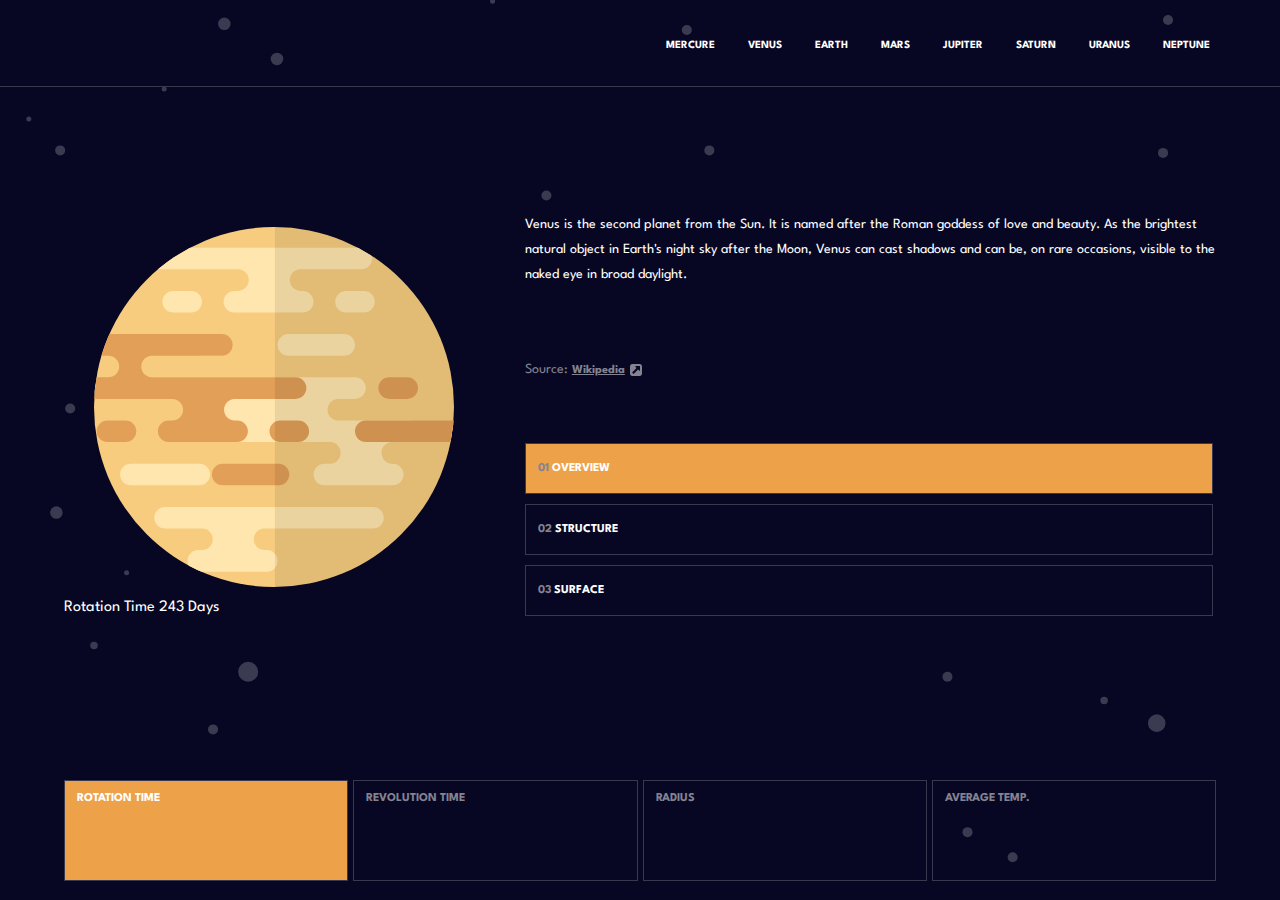
<file: venus.html>
<!DOCTYPE html>
<html lang="en">
<head>
  <meta charset="UTF-8">
  <meta name="viewport" content="width=device-width, initial-scale=1.0">
  <link rel="stylesheet" href="styles/main.css">
  <link rel="icon" type="image/png" sizes="32x32" href="./assets/favicon-32x32.png">
  <link rel="preconnect" href="https://fonts.googleapis.com">
  <link rel="preconnect" href="https://fonts.gstatic.com" crossorigin>
  <link rel="preconnect" href="https://fonts.googleapis.com">
  <link rel="preconnect" href="https://fonts.gstatic.com" crossorigin>
  <link rel="preconnect" href="https://fonts.googleapis.com">
  <link rel="preconnect" href="https://fonts.gstatic.com" crossorigin>
  <link rel="preconnect" href="https://fonts.googleapis.com">
  <link rel="preconnect" href="https://fonts.gstatic.com" crossorigin>
  <link href="https://fonts.googleapis.com/css2?family=Antonio:wght@500&family=Spartan:wght@400;700&display=swap" rel="stylesheet">   
  <title>Frontend Mentor | Planets fact site</title>
</head>
<body>
  <header>
    <div id="hamburger">
      <span class="bar"></span>
      <span class="bar"></span>
      <span class="bar"></span>
    </div>
    <div class="container">
      <nav class="nav__planets flex flex-jc-sb flex-ai-fe">
        <a class='mercure' href="index.html">MERCURE</a>
        <a class='venus' href="venus.html">VENUS</a>
        <a class='earth' href="earth.html">EARTH</a>
        <a class='mars' href="mars.html">MARS</a>
        <a class='jupiter' href="jupiter.html">JUPITER</a>
        <a class='saturn' href="saturn.html">SATURN</a>
        <a class='uranus' href="uranus.html">URANUS</a>
        <a class='neptune' href="neptune.html">NEPTUNE</a>
      </nav>
    </div>
    <div class="nav__mobile">
      <ul>
        <li><a href="index.html"><div class="planet--circle mercure"></div>MERCURE</a></li>
        <li><a href="venus.html"><div class="planet--circle venus"></div>VENUS</a></li>
        <li><a href="earth.html"><div class="planet--circle earth"></div>EARTH</a></li>
        <li><a href="mars.html"><div class="planet--circle mars"></div>MARS</a></li>
        <li><a href="jupiter.html"><div class="planet--circle jupiter"></div>JUPITER</a></li>
        <li><a href="saturn.html"><div class="planet--circle saturn"></div>SATURN</a></li>
        <li><a href="uranus.html"><div class="planet--circle uranus"></div>URANUS</a></li>
        <li><a href="neptune.html"><div class="planet--circle neptune"></div>NEPTUNE</a></li>
      </ul>
    </div>
  </header>
  <div class="nav__info m-row venus">
      <a class="overview active--mobile">OVERVIEW</a>
      <a class="structure">STRUCTURE</a>
      <a class="surface">SURFACE</a>
  </div>
  <div class="hero__container">
    <section class="hero">
      <div class="desktop__holder">
          <div class="hero__planet">
            <div class="hero__image--container">
              <img src="assets/planet-venus.svg" alt='venus' class='overview hero__image'>
              <img src="assets/planet-venus-internal.svg" alt='internal-venus' class='structure hero__image invisible'>
              <img src="assets/planet-venus.svg" class="surface hero__image invisible">
              <img src="assets/geology-venus.png" alt='venus-geology' class="hero__planet--geo invisible">
            </div>
              <p class="hero__planet--details rotation-time">
                Rotation Time 243 Days
              </p>
              <p class="hero__planet--details revolution-time invisible">
                Revolution Time 224.7 Days
              </p>
              <p class="hero__planet--details radius invisible">
                Radius 6,051.8 KM
              </p>
              <p class="hero__planet--details average-temp invisible">
                Average Temp. 471°c
              </p>
          </div>
          <div class="hero__text m-row">
            <div class="hero__text--column">
                <p class="overview">
                  Venus is the second planet from the Sun. It is named after the 
                  Roman goddess of love and beauty. As the brightest natural object 
                  in Earth's night sky after the Moon, Venus can cast shadows and 
                  can be, on rare occasions, visible to the naked eye in broad daylight.
                </p>
                <p class="structure invisible">
                  The similarity in size and density between Venus and Earth suggests 
                  they share a similar internal structure: a core, mantle, and crust. 
                  Like that of Earth, Venusian core is most likely at least partially 
                  liquid because the two planets have been cooling at about the same rate.
                </p>
                <p class="surface invisible">
                  Much of the Venusian surface appears to have been shaped by volcanic activity. 
                  Venus has several times as many volcanoes as Earth, and it has 167 large 
                  volcanoes that are over 100 km (60 mi) across. The only volcanic complex 
                  of this size on Earth is the Big Island of Hawaii.
                </p>
                <span class="hero__wiki">
                  Source: <a class="hero__wiki__link" href=" https://en.wikipedia.org/wiki/Venus">Wikipedia</a>
                </span>
              </div>
            <div class="hero__buttons details venus">
              <a href="#" class="overview active active--venus"><span>01 </span>OVERVIEW</a>
              <a href="#" class="structure"><span>02 </span>STRUCTURE</a>
              <a href="#" class="surface"><span>03 </span>SURFACE</a>
            </div>
          </div>
        </div>
          <div class='hero__buttons hero__buttons--bottom venus'>
            <a class='rotation-time active--venus' href="#">ROTATION TIME</a>
            <a class='revolution-time' href="#">REVOLUTION TIME</a>
            <a class="radius" href="#">RADIUS</a>
            <a class='average-temp' href="#">AVERAGE TEMP.</a>
          </div>
    </section>
  </div>
<script src="js/script.js"></script>
</file>
<file: styles/main.css>
/* http://meyerweb.com/eric/tools/css/reset/ 
   v2.0 | 20110126
   License: none (public domain)
*/
html, body, div, span, applet, object, iframe,
h1, h2, h3, h4, h5, h6, p, blockquote, pre,
a, abbr, acronym, address, big, cite, code,
del, dfn, em, img, ins, kbd, q, s, samp,
small, strike, strong, sub, sup, tt, var,
b, u, i, center,
dl, dt, dd, ol, ul, li,
fieldset, form, label, legend,
table, caption, tbody, tfoot, thead, tr, th, td,
article, aside, canvas, details, embed,
figure, figcaption, footer, header, hgroup,
menu, nav, output, ruby, section, summary,
time, mark, audio, video {
  margin: 0;
  padding: 0;
  border: 0;
  font-size: 100%;
  font: inherit;
  vertical-align: baseline;
}

/* HTML5 display-role reset for older browsers */
article, aside, details, figcaption, figure,
footer, header, hgroup, menu, nav, section {
  display: block;
}

body {
  line-height: 1;
}

ol, ul {
  list-style: none;
}

blockquote, q {
  quotes: none;
}

blockquote:before, blockquote:after,
q:before, q:after {
  content: '';
  content: none;
}

table {
  border-collapse: collapse;
  border-spacing: 0;
}

body {
  background-color: #070724;
  background-image: url("../assets/background-stars.svg");
  background-repeat: repeat;
  background-size: 300%;
}

.container {
  width: 89%;
  height: 100%;
  margin: 0 auto;
}

h1, h2 {
  font-family: 'Antonio', sans-serif;
}

h3 {
  font-family: 'Spartan', sans-serif;
  font-weight: bold;
  letter-spacing: 2.6;
}

h3 {
  font-family: 'Spartan', sans-serif;
  font-weight: bold;
  letter-spacing: 1;
}

p {
  font-family: 'Spartan', sans-serif;
  font-weight: normal;
}

a {
  font-family: 'Spartan', sans-serif;
  font-weight: bold;
  color: white;
  text-decoration: none;
}

span {
  font-family: 'Spartan', sans-serif;
  color: #838391;
}

.flex {
  display: -webkit-box;
  display: -ms-flexbox;
  display: flex;
}

.flex-jc-sb {
  -webkit-box-pack: justify;
      -ms-flex-pack: justify;
          justify-content: space-between;
}

.flex-jc-c {
  -webkit-box-pack: center;
      -ms-flex-pack: center;
          justify-content: center;
}

.flex-ai-c {
  -webkit-box-align: center;
      -ms-flex-align: center;
          align-items: center;
}

.flex-ai-fe {
  -webkit-box-align: end;
      -ms-flex-align: end;
          align-items: flex-end;
}

.m-row {
  padding-right: 1.25rem;
  padding-left: 1.25rem;
}

.hero__buttons a {
  display: block;
  color: #838391;
  border: #38384F 0.5px solid;
}

.hero__text--column .invisible {
  display: none;
}

.invisible {
  display: none;
}

header {
  height: 4.25rem;
  border-bottom: solid 1px #38384F;
}

.nav__planets {
  display: none;
}

.nav__planets .mercure:hover {
  border-top: solid #DEF4FC;
}

.nav__planets .venus:hover {
  border-top: solid #F7CC7F;
}

.nav__planets .earth:hover {
  border-top: solid #545BFE;
}

.nav__planets .mars:hover {
  border-top: solid #FF6A45;
}

.nav__planets .jupiter:hover {
  border-top: solid #ECAD7A;
}

.nav__planets .saturn:hover {
  border-top: solid #FCCB6B;
}

.nav__planets .uranus:hover {
  border-top: solid #65F0D5;
}

.nav__planets .neptune:hover {
  border-top: solid #497EFA;
}

.nav__info {
  display: -webkit-box;
  display: -ms-flexbox;
  display: flex;
  -webkit-box-pack: justify;
      -ms-flex-pack: justify;
          justify-content: space-between;
  -webkit-box-align: end;
      -ms-flex-align: end;
          align-items: flex-end;
  height: 3.125rem;
  border-bottom: solid 1px #38384F;
}

.nav__info a {
  font-size: 0.5625rem;
  padding-bottom: 1.25rem;
}

@media screen and (min-width: 481px) {
  header {
    height: 7rem;
  }
  header .nav__planets {
    margin: 0 auto;
    display: -webkit-box;
    display: -ms-flexbox;
    display: flex;
    height: 88%;
  }
  header .nav__planets a {
    font-size: 0.6875rem;
    padding-top: 12.6%;
  }
  #hamburger {
    display: none;
  }
  .nav__info {
    display: none;
  }
}

@media screen and (min-width: 768px) {
  header {
    height: 5.375rem;
  }
  header .nav__planets {
    margin: 0 auto;
    display: -webkit-box;
    display: -ms-flexbox;
    display: flex;
    -webkit-box-align: start;
        -ms-flex-align: start;
            align-items: flex-start;
    -webkit-box-pack: end;
        -ms-flex-pack: end;
            justify-content: flex-end;
    height: 100%;
  }
  header .nav__planets a {
    font-size: 0.6875rem;
    margin-left: 2.0625rem;
    padding-top: 2.5rem;
  }
  #hamburger {
    display: none;
  }
}

.nav__mobile {
  height: 92vh;
  background-color: #070724;
  border-width: 1px;
  padding-top: 20%;
  border-top: solid 1px #38384F;
  display: none;
}

.nav__mobile ul {
  height: 100%;
}

.nav__mobile ul li {
  height: 8%;
}

.nav__mobile ul li a {
  height: 64%;
  display: block;
  font-size: 15px;
  width: 83%;
  margin: 0 auto;
  -webkit-box-shadow: inset 0px -10px 0px -9px #979797;
  box-shadow: inset 0px -10px 0px -9px rgba(151, 151, 151, 0.2);
}

.nav__mobile ul li a .mercure {
  background-color: #DEF4FC;
}

.nav__mobile ul li a .venus {
  background-color: #F7CC7F;
}

.nav__mobile ul li a .earth {
  background-color: #545BFE;
}

.nav__mobile ul li a .mars {
  background-color: #FF6A45;
}

.nav__mobile ul li a .jupiter {
  background-color: #ECAD7A;
}

.nav__mobile ul li a .saturn {
  background-color: #FCCB6B;
}

.nav__mobile ul li a .uranus {
  background-color: #65F0D5;
}

.nav__mobile ul li a .neptune {
  background-color: #497EFA;
}

.nav__mobile ul li a .planet--circle {
  height: 15px;
  width: 15px;
  display: inline-block;
  border-radius: 50%;
  margin-top: 0px;
  margin-right: 20px;
}

#hamburger {
  position: absolute;
  top: 20px;
  right: 20px;
  cursor: pointer;
  width: 24px;
  height: 17px;
  margin-left: auto;
}

.bar {
  display: block;
  width: 100%;
  height: 18%;
  margin-top: 20%;
  background: white;
  transition: 0.25s;
  -webkit-transition: 0.25s;
  -webkit-user-select: none;
  -moz-user-select: none;
  -ms-user-select: none;
  user-select: none;
}

.animate .bar:nth-child(1) {
  -webkit-transform: translateY(40px) rotate(135deg);
          transform: translateY(40px) rotate(135deg);
}

.animate .bar:nth-child(2) {
  opacity: 0;
}

.animate .bar:nth-child(3) {
  -webkit-transform: translateY(-40px) rotate(-135deg);
          transform: translateY(-40px) rotate(-135deg);
}

.hero .active--mercure {
  background-color: #419EBB;
  color: #fff;
}

.hero .active--venus {
  background-color: #EDA249;
  color: #fff;
}

.hero .active--earth {
  background-color: #6f2ed6;
  color: #fff;
}

.hero .active--mars {
  background-color: #D14C32;
  color: #fff;
}

.hero .active--jupiter {
  background-color: #ECAD7A;
  color: #fff;
}

.hero .active--saturn {
  background-color: #CD5120;
  color: #fff;
}

.hero .active--uranus {
  background-color: #1ec2a4;
  color: #fff;
}

.hero .active--neptune {
  background-color: #2d68f0;
  color: #fff;
}

.hero__planet {
  width: 100%;
  height: 40vh;
  display: -webkit-box;
  display: -ms-flexbox;
  display: flex;
  -webkit-box-orient: vertical;
  -webkit-box-direction: normal;
      -ms-flex-direction: column;
          flex-direction: column;
  -webkit-box-align: center;
      -ms-flex-align: center;
          align-items: center;
  -webkit-box-pack: center;
      -ms-flex-pack: center;
          justify-content: center;
}

.hero__planet--details {
  color: white;
  height: 40px;
}

.hero__planet > p {
  margin-top: 2%;
  width: 100%;
  text-align: left;
}

.hero__image {
  width: 6.9375rem;
  margin: 0 auto;
  position: relative;
}

.hero__image--container {
  position: relative;
}

.hero__image--container .hero__planet--geo {
  width: 60%;
  right: -58%;
  top: 15%;
  position: absolute;
  -webkit-transform: rotate(-90deg);
          transform: rotate(-90deg);
}

.hero__text {
  font-size: 0.6875rem;
  color: #fff;
  text-align: center;
  line-height: 1.375rem;
  padding-top: 10%;
}

.hero__text p {
  padding-bottom: 10%;
}

.hero__wiki {
  height: 20%;
  position: relative;
}

.hero__wiki__link {
  color: #838391;
  font-size: 0.75rem;
  text-decoration: underline;
}

.hero__wiki__link::after {
  content: "";
  background: url("../assets/icon-source.svg") no-repeat;
  height: 12px;
  width: 12px;
  display: inline-block;
  margin-left: 5px;
  position: absolute;
  top: 1px;
}

.hero__buttons {
  padding-top: 30px;
}

.hero__buttons a {
  margin-bottom: 10px;
  font-size: 0.5rem;
  padding: 2em 0 2em 2em;
}

.details {
  display: none;
}

@media screen and (min-width: 481px) {
  a:hover {
    background-color: #38384F;
  }
  .hero__planet {
    height: 561px;
    display: -webkit-box;
    display: -ms-flexbox;
    display: flex;
    -webkit-box-pack: center;
        -ms-flex-pack: center;
            justify-content: center;
    -webkit-box-align: center;
        -ms-flex-align: center;
            align-items: center;
  }
  .hero__text {
    display: -webkit-box;
    display: -ms-flexbox;
    display: flex;
    text-align: left;
    -webkit-box-pack: justify;
        -ms-flex-pack: justify;
            justify-content: space-between;
    padding: 0;
    height: 18.75rem;
    width: 100%;
    padding-bottom: 30px;
    font-size: 10px;
    height: 50%;
  }
  .hero__text .hero__text--column {
    width: 50%;
    height: 37%;
  }
  .hero__text .details {
    display: block;
    padding-top: 4%;
    width: 40%;
    -webkit-box-orient: vertical;
    -webkit-box-direction: normal;
        -ms-flex-direction: column;
            flex-direction: column;
  }
  .hero__text .details a {
    padding: 1em 0em 1em 1em;
    color: #fff;
    width: 97.5%;
  }
  .hero__text .details a:focus-visible {
    background-color: black;
    outline: none;
  }
  .hero__buttons {
    display: -webkit-box;
    display: -ms-flexbox;
    display: flex;
    -webkit-box-pack: justify;
        -ms-flex-pack: justify;
            justify-content: space-between;
    padding: 0;
    width: 100%;
  }
  .hero__buttons a {
    width: 50%;
    padding: 1em 3em 5em 1em;
  }
  .hero__buttons--bottom a:not(a:last-child) {
    margin-right: 5px;
    padding-bottom: 4.6875rem;
  }
}

@media screen and (min-width: 1024px) {
  .hero .hero__image {
    width: 90%;
  }
  .hero .hero__planet--geo {
    width: 30%;
    right: 17%;
    bottom: 8%;
  }
  .hero__text .details {
    width: 100%;
  }
  .hero__planet {
    width: 50%;
  }
  .hero__buttons {
    width: 100%;
  }
  .hero__buttons > a {
    width: 98.3%;
    font-size: 12px;
  }
  .hero .desktop__holder {
    display: -webkit-box;
    display: -ms-flexbox;
    display: flex;
    -webkit-box-align: center;
        -ms-flex-align: center;
            align-items: center;
    width: 100%;
    height: 77vh;
  }
  .hero .desktop__holder .hero__text {
    -webkit-box-orient: vertical;
    -webkit-box-direction: normal;
        -ms-flex-direction: column;
            flex-direction: column;
    -webkit-box-align: end;
        -ms-flex-align: end;
            align-items: flex-end;
    font-size: 14px;
    line-height: 25px;
    width: 75%;
    height: 46vh;
  }
  .hero .desktop__holder .hero__text--column {
    width: 100%;
  }
}

.hero__container {
  margin: 0 auto;
  width: 90%;
}
/*# sourceMappingURL=main.css.map */
</file>
